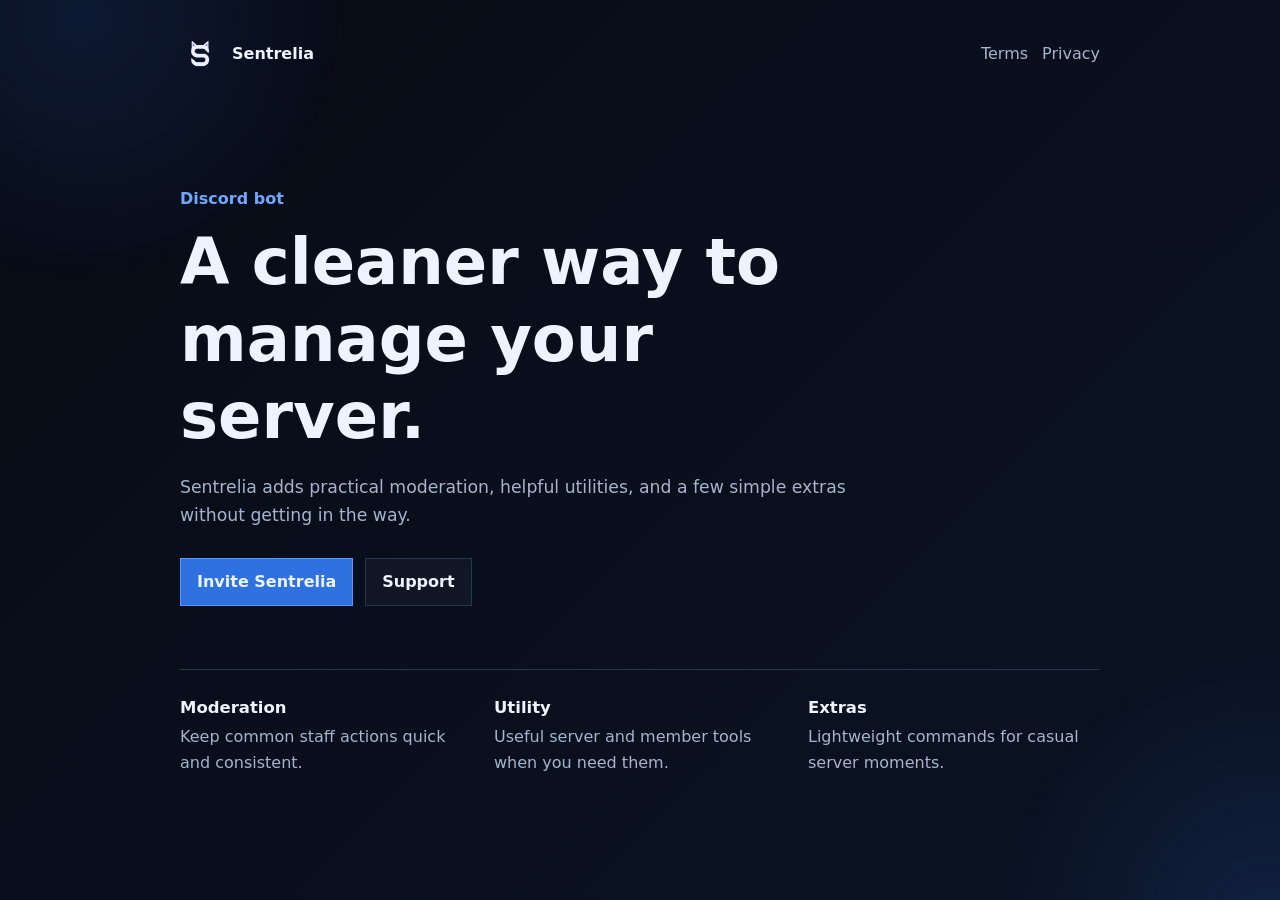
<file: index.html>
<!doctype html>
<html lang="en">
<head>
  <meta charset="utf-8">
  <meta name="viewport" content="width=device-width, initial-scale=1">
  <title>Sentrelia</title>
  <link rel="icon" type="image/png" href="assets/SentreliaLogo.png">
  <link rel="stylesheet" href="styles.css">
</head>
<body>
  <main class="page home-page">
    <nav class="nav" aria-label="Main navigation">
      <a class="brand" href="index.html">
        <img src="assets/SentreliaLogo.png" alt="Sentrelia logo">
        <span>Sentrelia</span>
      </a>
      <div class="links">
        <a href="terms.html">Terms</a>
        <a href="privacy.html">Privacy</a>
      </div>
    </nav>

    <section class="hero simple-hero">
      <p class="eyebrow">Discord bot</p>
      <h1>A cleaner way to manage your server.</h1>
      <p class="lead">Sentrelia adds practical moderation, helpful utilities, and a few simple extras without getting in the way.</p>
      <div class="actions">
        <a class="button primary" href="https://discord.com/oauth2/authorize?client_id=1488466447322583091">Invite Sentrelia</a>
        <a class="button" href="https://discord.gg/bnEmZdk7tu">Support</a>
      </div>
    </section>

    <section class="plain-list" aria-label="Sentrelia summary">
      <div>
        <h2>Moderation</h2>
        <p>Keep common staff actions quick and consistent.</p>
      </div>
      <div>
        <h2>Utility</h2>
        <p>Useful server and member tools when you need them.</p>
      </div>
      <div>
        <h2>Extras</h2>
        <p>Lightweight commands for casual server moments.</p>
      </div>
    </section>
  </main>
</body>
</html>
</file>
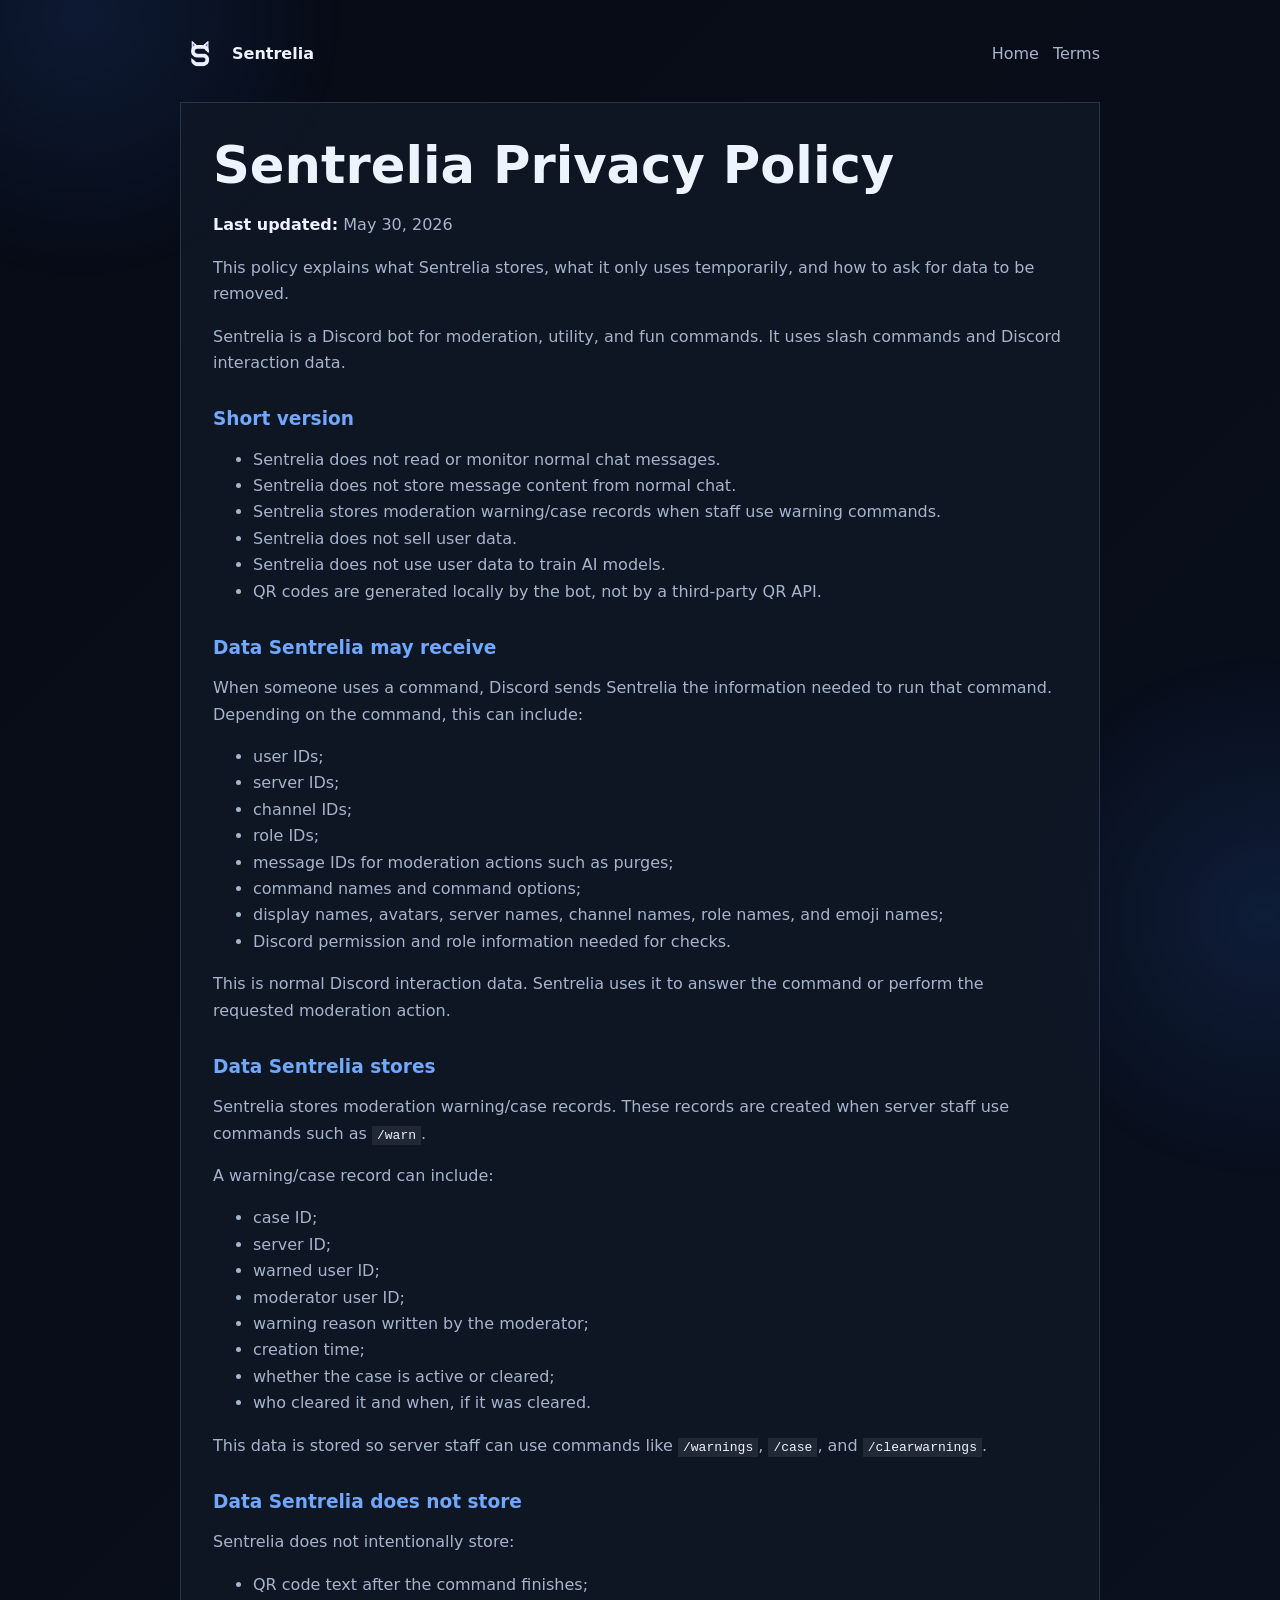
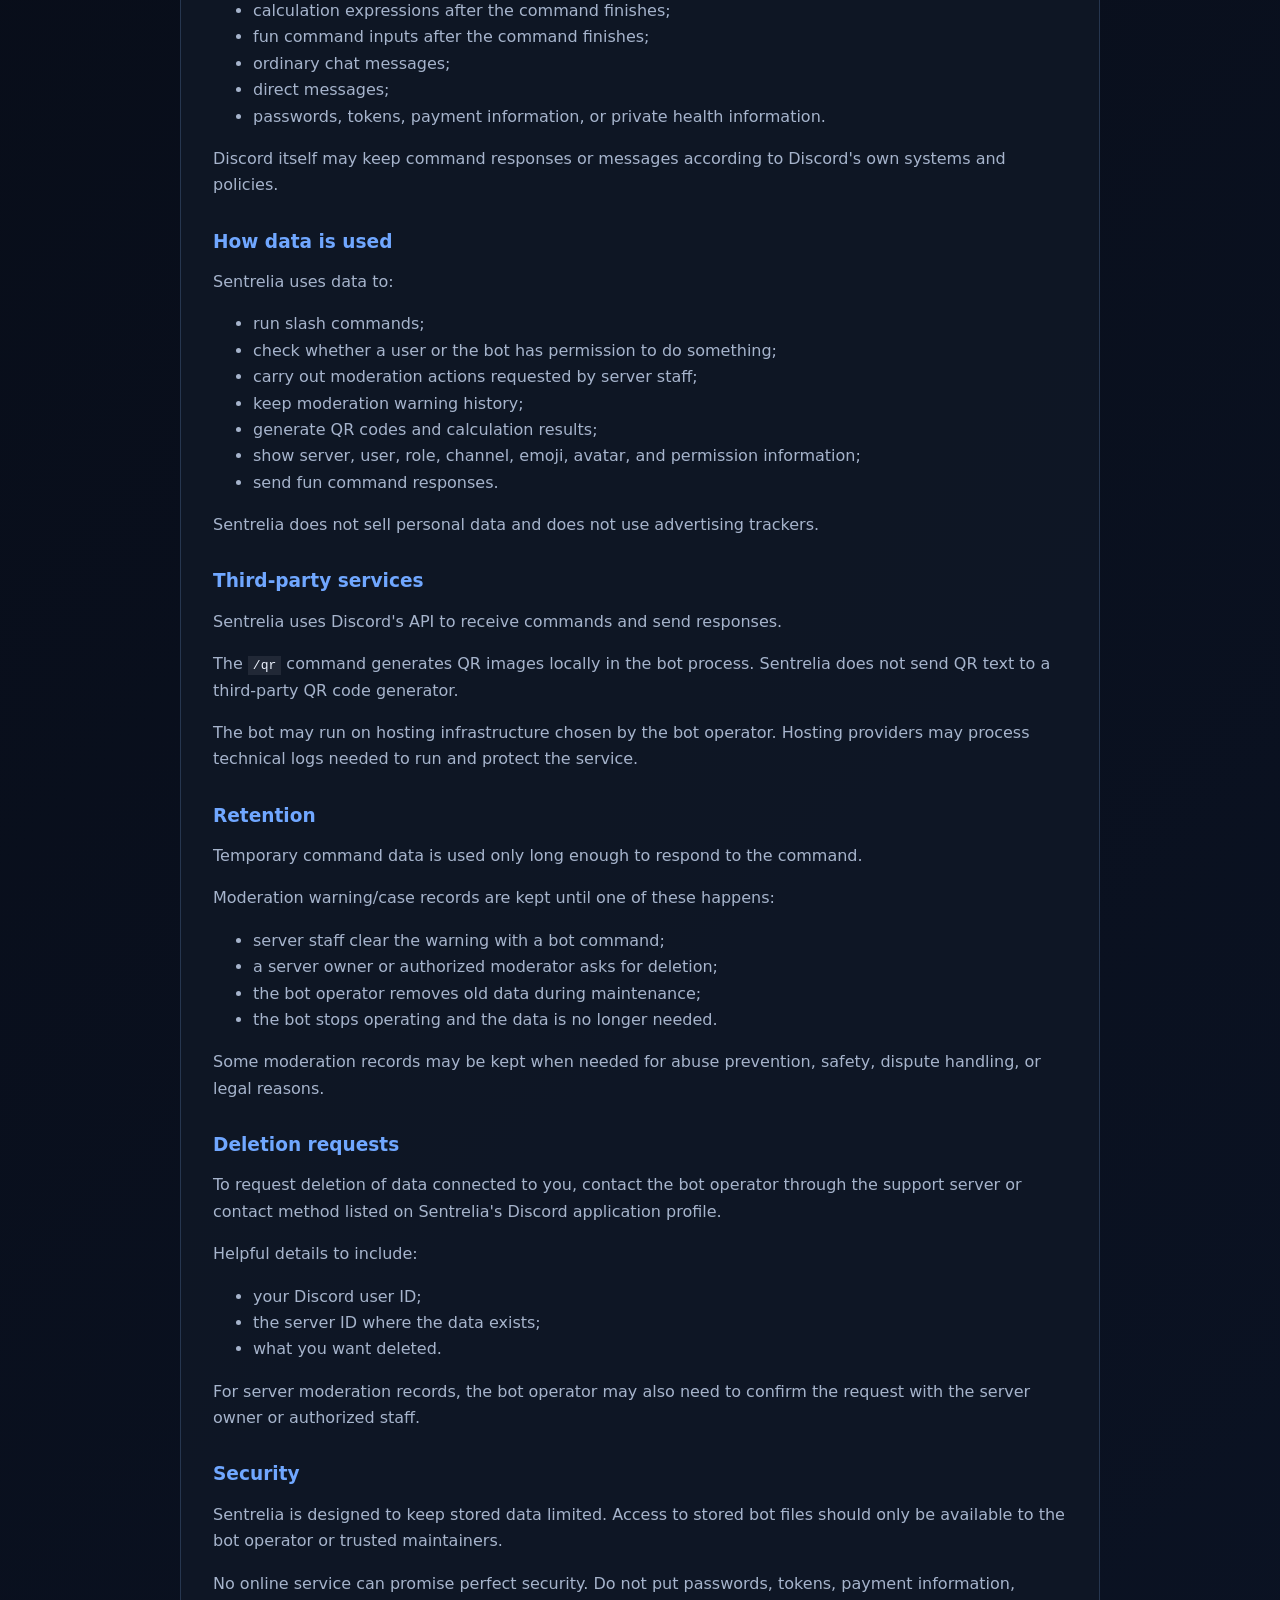
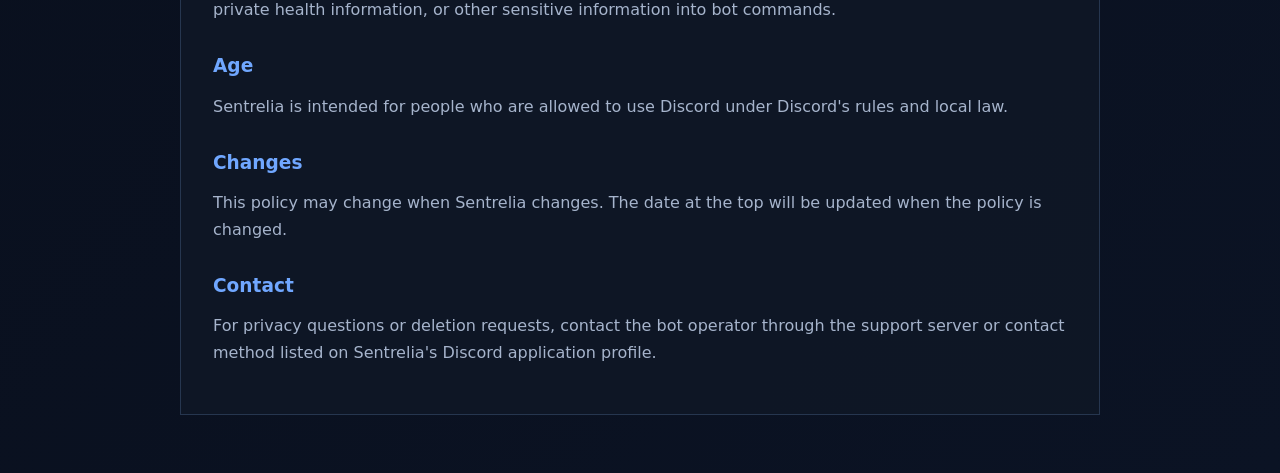
<file: privacy.html>
<!doctype html>
<html lang="en">
<head>
  <meta charset="utf-8">
  <meta name="viewport" content="width=device-width, initial-scale=1">
  <title>Sentrelia Privacy Policy</title>
  <link rel="icon" type="image/png" href="assets/SentreliaLogo.png">
  <link rel="stylesheet" href="styles.css">
</head>
<body>
  <main class="page document-page">
    <nav class="nav" aria-label="Main navigation">
      <a class="brand" href="index.html">
        <img src="assets/SentreliaLogo.png" alt="Sentrelia logo">
        <span>Sentrelia</span>
      </a>
      <div class="links">
        <a href="index.html">Home</a>
        <a href="terms.html">Terms</a>
      </div>
    </nav>

    <article class="document">
      <h1>Sentrelia Privacy Policy</h1>
      <p><strong>Last updated:</strong> May 30, 2026</p>
      <p>This policy explains what Sentrelia stores, what it only uses temporarily, and how to ask for data to be removed.</p>
      <p>Sentrelia is a Discord bot for moderation, utility, and fun commands. It uses slash commands and Discord interaction data.</p>

      <h2>Short version</h2>
      <ul>
        <li>Sentrelia does not read or monitor normal chat messages.</li>
        <li>Sentrelia does not store message content from normal chat.</li>
        <li>Sentrelia stores moderation warning/case records when staff use warning commands.</li>
        <li>Sentrelia does not sell user data.</li>
        <li>Sentrelia does not use user data to train AI models.</li>
        <li>QR codes are generated locally by the bot, not by a third-party QR API.</li>
      </ul>

      <h2>Data Sentrelia may receive</h2>
      <p>When someone uses a command, Discord sends Sentrelia the information needed to run that command. Depending on the command, this can include:</p>
      <ul>
        <li>user IDs;</li>
        <li>server IDs;</li>
        <li>channel IDs;</li>
        <li>role IDs;</li>
        <li>message IDs for moderation actions such as purges;</li>
        <li>command names and command options;</li>
        <li>display names, avatars, server names, channel names, role names, and emoji names;</li>
        <li>Discord permission and role information needed for checks.</li>
      </ul>
      <p>This is normal Discord interaction data. Sentrelia uses it to answer the command or perform the requested moderation action.</p>

      <h2>Data Sentrelia stores</h2>
      <p>Sentrelia stores moderation warning/case records. These records are created when server staff use commands such as <code>/warn</code>.</p>
      <p>A warning/case record can include:</p>
      <ul>
        <li>case ID;</li>
        <li>server ID;</li>
        <li>warned user ID;</li>
        <li>moderator user ID;</li>
        <li>warning reason written by the moderator;</li>
        <li>creation time;</li>
        <li>whether the case is active or cleared;</li>
        <li>who cleared it and when, if it was cleared.</li>
      </ul>
      <p>This data is stored so server staff can use commands like <code>/warnings</code>, <code>/case</code>, and <code>/clearwarnings</code>.</p>

      <h2>Data Sentrelia does not store</h2>
      <p>Sentrelia does not intentionally store:</p>
      <ul>
        <li>QR code text after the command finishes;</li>
        <li>calculation expressions after the command finishes;</li>
        <li>fun command inputs after the command finishes;</li>
        <li>ordinary chat messages;</li>
        <li>direct messages;</li>
        <li>passwords, tokens, payment information, or private health information.</li>
      </ul>
      <p>Discord itself may keep command responses or messages according to Discord's own systems and policies.</p>

      <h2>How data is used</h2>
      <p>Sentrelia uses data to:</p>
      <ul>
        <li>run slash commands;</li>
        <li>check whether a user or the bot has permission to do something;</li>
        <li>carry out moderation actions requested by server staff;</li>
        <li>keep moderation warning history;</li>
        <li>generate QR codes and calculation results;</li>
        <li>show server, user, role, channel, emoji, avatar, and permission information;</li>
        <li>send fun command responses.</li>
      </ul>
      <p>Sentrelia does not sell personal data and does not use advertising trackers.</p>

      <h2>Third-party services</h2>
      <p>Sentrelia uses Discord's API to receive commands and send responses.</p>
      <p>The <code>/qr</code> command generates QR images locally in the bot process. Sentrelia does not send QR text to a third-party QR code generator.</p>
      <p>The bot may run on hosting infrastructure chosen by the bot operator. Hosting providers may process technical logs needed to run and protect the service.</p>

      <h2>Retention</h2>
      <p>Temporary command data is used only long enough to respond to the command.</p>
      <p>Moderation warning/case records are kept until one of these happens:</p>
      <ul>
        <li>server staff clear the warning with a bot command;</li>
        <li>a server owner or authorized moderator asks for deletion;</li>
        <li>the bot operator removes old data during maintenance;</li>
        <li>the bot stops operating and the data is no longer needed.</li>
      </ul>
      <p>Some moderation records may be kept when needed for abuse prevention, safety, dispute handling, or legal reasons.</p>

      <h2>Deletion requests</h2>
      <p>To request deletion of data connected to you, contact the bot operator through the support server or contact method listed on Sentrelia's Discord application profile.</p>
      <p>Helpful details to include:</p>
      <ul>
        <li>your Discord user ID;</li>
        <li>the server ID where the data exists;</li>
        <li>what you want deleted.</li>
      </ul>
      <p>For server moderation records, the bot operator may also need to confirm the request with the server owner or authorized staff.</p>

      <h2>Security</h2>
      <p>Sentrelia is designed to keep stored data limited. Access to stored bot files should only be available to the bot operator or trusted maintainers.</p>
      <p>No online service can promise perfect security. Do not put passwords, tokens, payment information, private health information, or other sensitive information into bot commands.</p>

      <h2>Age</h2>
      <p>Sentrelia is intended for people who are allowed to use Discord under Discord's rules and local law.</p>

      <h2>Changes</h2>
      <p>This policy may change when Sentrelia changes. The date at the top will be updated when the policy is changed.</p>

      <h2>Contact</h2>
      <p>For privacy questions or deletion requests, contact the bot operator through the support server or contact method listed on Sentrelia's Discord application profile.</p>
    </article>
  </main>
</body>
</html>
</file>
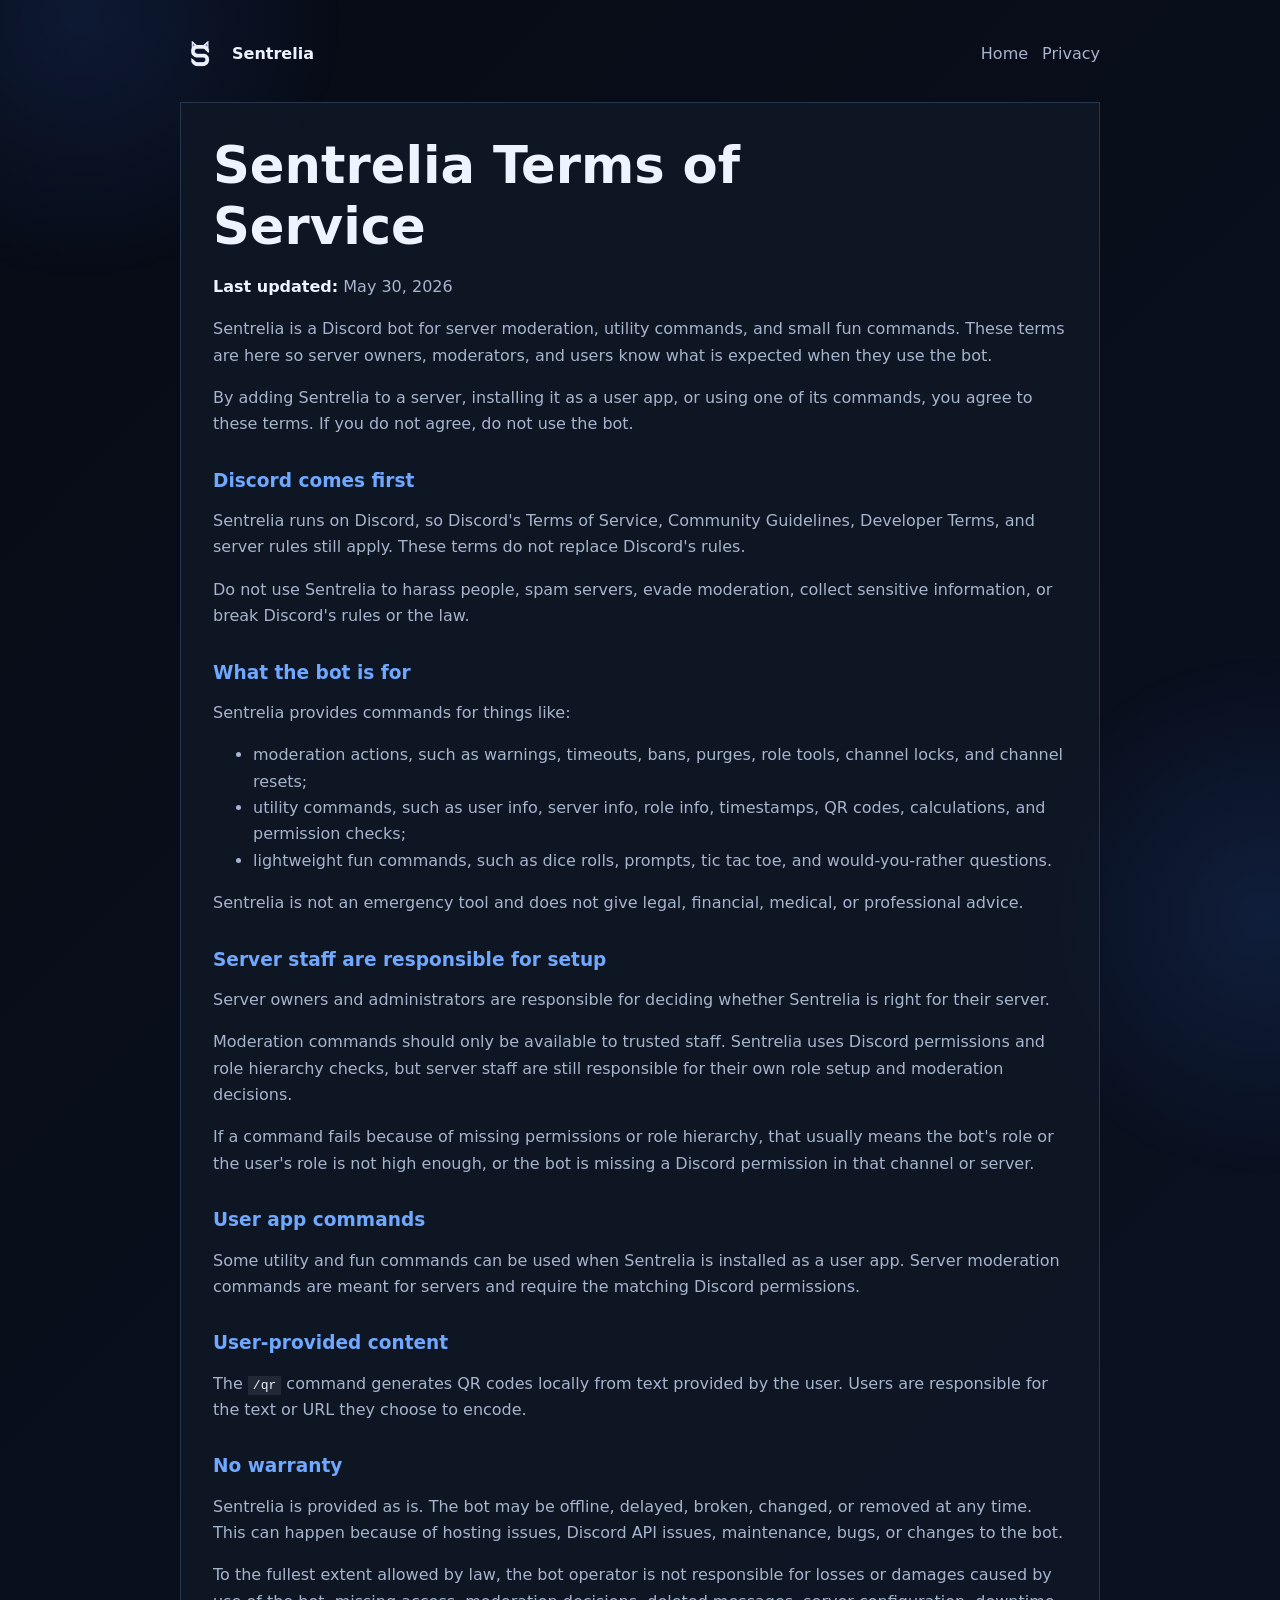
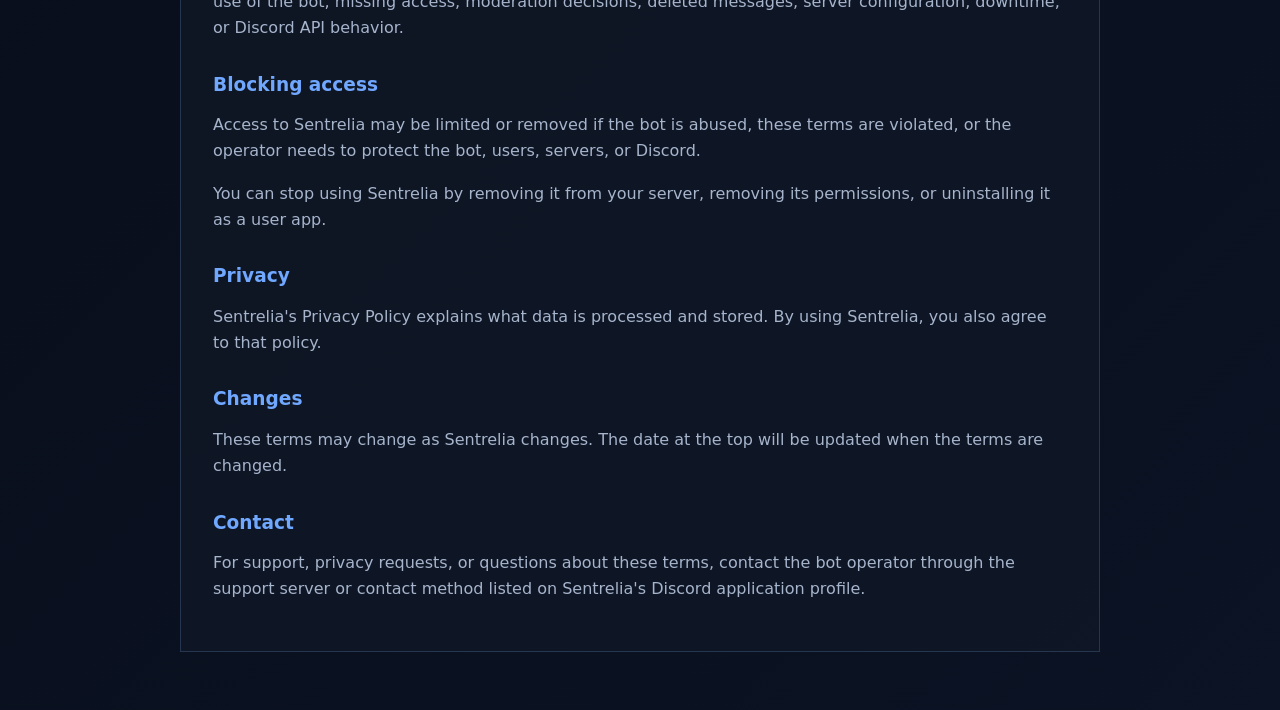
<file: terms.html>
<!doctype html>
<html lang="en">
<head>
  <meta charset="utf-8">
  <meta name="viewport" content="width=device-width, initial-scale=1">
  <title>Sentrelia Terms of Service</title>
  <link rel="icon" type="image/png" href="assets/SentreliaLogo.png">
  <link rel="stylesheet" href="styles.css">
</head>
<body>
  <main class="page document-page">
    <nav class="nav" aria-label="Main navigation">
      <a class="brand" href="index.html">
        <img src="assets/SentreliaLogo.png" alt="Sentrelia logo">
        <span>Sentrelia</span>
      </a>
      <div class="links">
        <a href="index.html">Home</a>
        <a href="privacy.html">Privacy</a>
      </div>
    </nav>

    <article class="document">
      <h1>Sentrelia Terms of Service</h1>
      <p><strong>Last updated:</strong> May 30, 2026</p>
      <p>Sentrelia is a Discord bot for server moderation, utility commands, and small fun commands. These terms are here so server owners, moderators, and users know what is expected when they use the bot.</p>
      <p>By adding Sentrelia to a server, installing it as a user app, or using one of its commands, you agree to these terms. If you do not agree, do not use the bot.</p>

      <h2>Discord comes first</h2>
      <p>Sentrelia runs on Discord, so Discord's Terms of Service, Community Guidelines, Developer Terms, and server rules still apply. These terms do not replace Discord's rules.</p>
      <p>Do not use Sentrelia to harass people, spam servers, evade moderation, collect sensitive information, or break Discord's rules or the law.</p>

      <h2>What the bot is for</h2>
      <p>Sentrelia provides commands for things like:</p>
      <ul>
        <li>moderation actions, such as warnings, timeouts, bans, purges, role tools, channel locks, and channel resets;</li>
        <li>utility commands, such as user info, server info, role info, timestamps, QR codes, calculations, and permission checks;</li>
        <li>lightweight fun commands, such as dice rolls, prompts, tic tac toe, and would-you-rather questions.</li>
      </ul>
      <p>Sentrelia is not an emergency tool and does not give legal, financial, medical, or professional advice.</p>

      <h2>Server staff are responsible for setup</h2>
      <p>Server owners and administrators are responsible for deciding whether Sentrelia is right for their server.</p>
      <p>Moderation commands should only be available to trusted staff. Sentrelia uses Discord permissions and role hierarchy checks, but server staff are still responsible for their own role setup and moderation decisions.</p>
      <p>If a command fails because of missing permissions or role hierarchy, that usually means the bot's role or the user's role is not high enough, or the bot is missing a Discord permission in that channel or server.</p>

      <h2>User app commands</h2>
      <p>Some utility and fun commands can be used when Sentrelia is installed as a user app. Server moderation commands are meant for servers and require the matching Discord permissions.</p>

      <h2>User-provided content</h2>
      <p>The <code>/qr</code> command generates QR codes locally from text provided by the user. Users are responsible for the text or URL they choose to encode.</p>

      <h2>No warranty</h2>
      <p>Sentrelia is provided as is. The bot may be offline, delayed, broken, changed, or removed at any time. This can happen because of hosting issues, Discord API issues, maintenance, bugs, or changes to the bot.</p>
      <p>To the fullest extent allowed by law, the bot operator is not responsible for losses or damages caused by use of the bot, missing access, moderation decisions, deleted messages, server configuration, downtime, or Discord API behavior.</p>

      <h2>Blocking access</h2>
      <p>Access to Sentrelia may be limited or removed if the bot is abused, these terms are violated, or the operator needs to protect the bot, users, servers, or Discord.</p>
      <p>You can stop using Sentrelia by removing it from your server, removing its permissions, or uninstalling it as a user app.</p>

      <h2>Privacy</h2>
      <p>Sentrelia's Privacy Policy explains what data is processed and stored. By using Sentrelia, you also agree to that policy.</p>

      <h2>Changes</h2>
      <p>These terms may change as Sentrelia changes. The date at the top will be updated when the terms are changed.</p>

      <h2>Contact</h2>
      <p>For support, privacy requests, or questions about these terms, contact the bot operator through the support server or contact method listed on Sentrelia's Discord application profile.</p>
    </article>
  </main>
</body>
</html>
</file>
<file: styles.css>
:root {
  --bg: #070b15;
  --bg-2: #0b1324;
  --panel: #101827;
  --line: #26364f;
  --text: #edf3ff;
  --muted: #a6b4cc;
  --blue: #70a7ff;
  --blue-strong: #347fff;
}

* {
  box-sizing: border-box;
}

html {
  min-height: 100%;
}

body {
  margin: 0;
  min-height: 100vh;
  font-family: Inter, ui-sans-serif, system-ui, -apple-system, BlinkMacSystemFont, "Segoe UI", sans-serif;
  color: var(--text);
  background: linear-gradient(135deg, var(--bg), var(--bg-2));
  line-height: 1.65;
  overflow-x: hidden;
}

body::before,
body::after {
  content: "";
  position: fixed;
  width: 34rem;
  height: 34rem;
  pointer-events: none;
  background: radial-gradient(circle, rgba(59, 126, 255, 0.13), transparent 68%);
  filter: blur(6px);
  z-index: -1;
  animation: drift 26s ease-in-out infinite alternate;
}

body::before {
  top: -16rem;
  left: -12rem;
}

body::after {
  right: -16rem;
  bottom: -18rem;
  animation-delay: -9s;
}

@keyframes drift {
  from {
    transform: translate3d(0, 0, 0) scale(1);
  }

  to {
    transform: translate3d(2.5rem, 1.5rem, 0) scale(1.08);
  }
}

a {
  color: inherit;
}

.page {
  width: min(920px, calc(100% - 40px));
  margin: 0 auto;
  padding: 34px 0 58px;
}

.home-page {
  min-height: 100vh;
}

.nav {
  display: flex;
  align-items: center;
  justify-content: space-between;
  gap: 18px;
  margin-bottom: 40px;
}

.brand {
  display: flex;
  align-items: center;
  gap: 12px;
  color: var(--text);
  text-decoration: none;
  font-weight: 800;
}

.brand img {
  width: 40px;
  height: 40px;
  object-fit: contain;
}

.links {
  display: flex;
  gap: 14px;
  flex-wrap: wrap;
  justify-content: flex-end;
}

.links a {
  color: var(--muted);
  text-decoration: none;
}

.links a:hover {
  color: var(--text);
}

.simple-hero {
  max-width: 720px;
  padding: 8vh 0 7vh;
}

.eyebrow {
  color: var(--blue);
  font-weight: 700;
  margin: 0 0 12px;
}

h1,
h2 {
  line-height: 1.2;
  letter-spacing: 0;
}

h1 {
  margin: 0 0 18px;
  font-size: clamp(2.05rem, 5.4vw, 4rem);
  max-width: 700px;
}

.lead {
  color: var(--muted);
  font-size: 1.08rem;
  max-width: 62ch;
  margin: 0 0 28px;
}

.actions {
  display: flex;
  gap: 12px;
  flex-wrap: wrap;
}

.button {
  display: inline-flex;
  align-items: center;
  justify-content: center;
  min-height: 44px;
  padding: 10px 16px;
  border: 1px solid var(--line);
  color: var(--text);
  text-decoration: none;
  font-weight: 800;
  background: rgba(255, 255, 255, 0.035);
}

.button:hover {
  border-color: #4d7cc7;
}

.button.primary {
  border-color: #5b95ff;
  background: #2f71df;
}

.plain-list {
  display: grid;
  grid-template-columns: repeat(3, 1fr);
  gap: 22px;
  border-top: 1px solid var(--line);
  padding-top: 28px;
}

.plain-list h2 {
  font-size: 1.03rem;
  margin: 0 0 6px;
  color: var(--text);
}

.plain-list p {
  margin: 0;
  color: var(--muted);
}

.document-page .nav {
  margin-bottom: 28px;
}

.document {
  background: rgba(16, 24, 39, 0.84);
  border: 1px solid var(--line);
  padding: 32px;
}

.document h1 {
  font-size: clamp(2rem, 5vw, 3.2rem);
  margin-bottom: 10px;
}

.document h2 {
  margin: 32px 0 8px;
  font-size: 1.16rem;
  color: var(--blue);
}

.document p,
.document li {
  color: var(--muted);
}

.document strong {
  color: var(--text);
}

.document a {
  color: var(--blue);
}

.document code {
  background: rgba(255, 255, 255, 0.08);
  color: var(--text);
  padding: 2px 5px;
}

@media (max-width: 760px) {
  .page {
    width: min(100% - 28px, 920px);
    padding-top: 24px;
  }

  .nav {
    margin-bottom: 28px;
  }

  .simple-hero {
    padding-top: 4vh;
  }

  .plain-list {
    grid-template-columns: 1fr;
  }

  .document {
    padding: 24px;
  }
}
</file>
